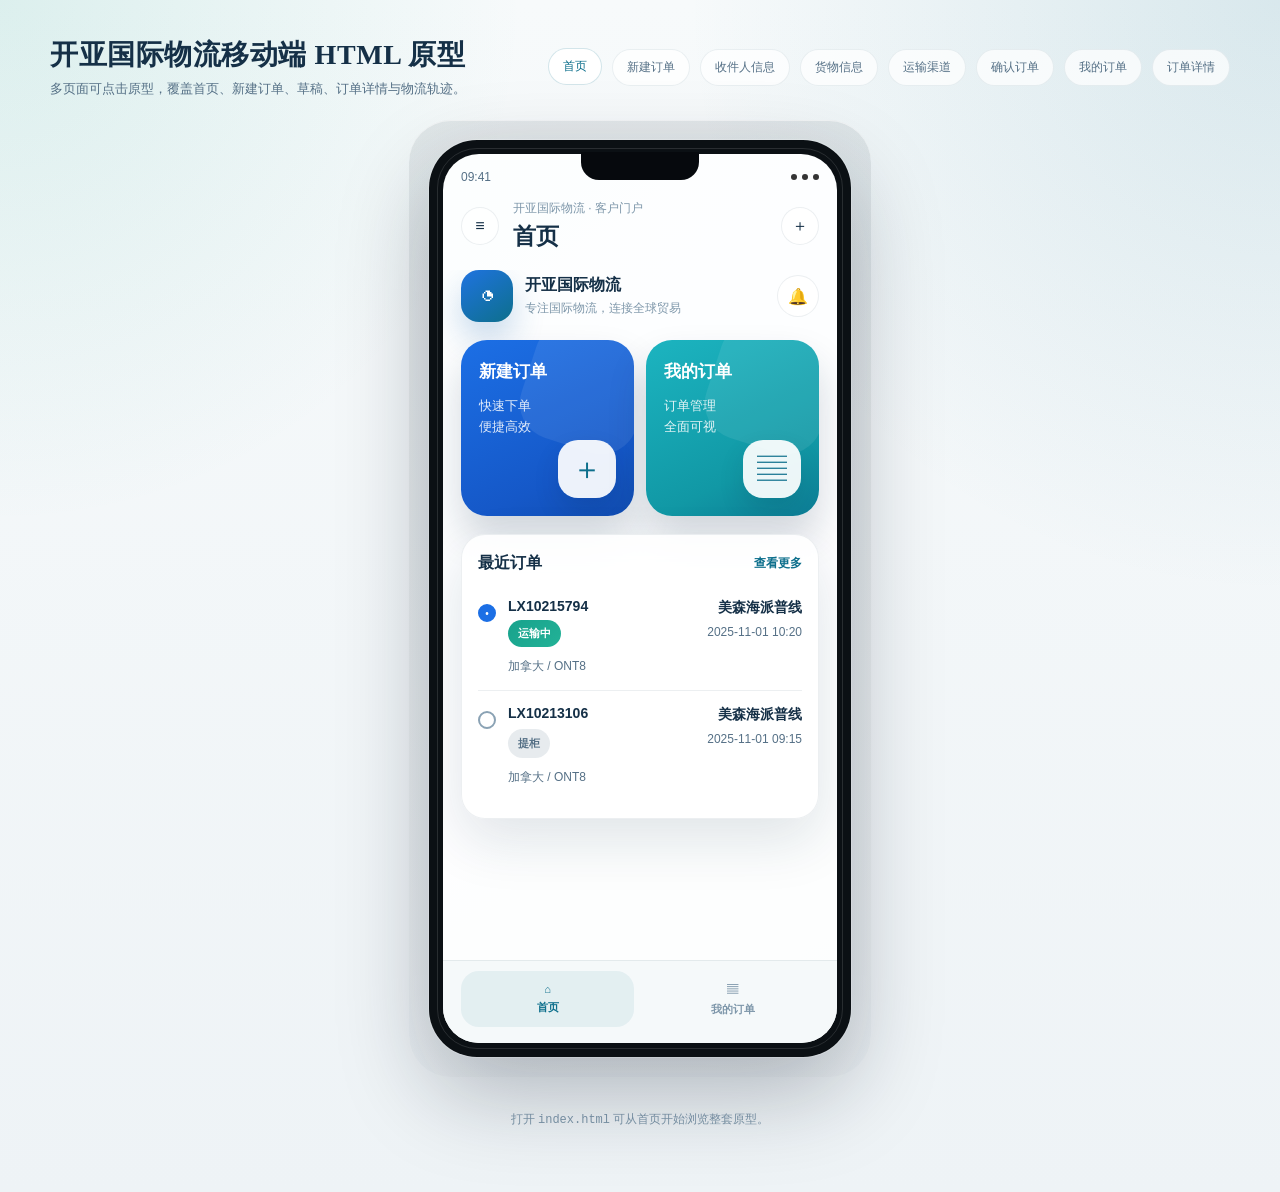
<file: kaiya-mobile-prototype/index.html>
<!DOCTYPE html>
<html lang="zh-CN">
<head>
  <meta charset="UTF-8">
  <meta name="viewport" content="width=device-width, initial-scale=1.0">
  <title>开亚国际物流移动端原型 - 首页</title>
  <link rel="stylesheet" href="assets/styles.css">
</head>
<body>
  <main class="prototype-shell">
    <header class="workspace-header">
      <div class="workspace-title">
        <h1>开亚国际物流移动端 HTML 原型</h1>
        <p>多页面可点击原型，覆盖首页、新建订单、草稿、订单详情与物流轨迹。</p>
      </div>
      <nav class="workspace-links">
        <a class="chip-link active" href="index.html">首页</a>
        <a class="chip-link" href="new-order.html">新建订单</a>
        <a class="chip-link" href="recipient.html">收件人信息</a>
        <a class="chip-link" href="cargo.html">货物信息</a>
        <a class="chip-link" href="channels.html">运输渠道</a>
        <a class="chip-link" href="confirm.html">确认订单</a>
        <a class="chip-link" href="orders.html">我的订单</a>
        <a class="chip-link" href="detail.html">订单详情</a>
      </nav>
    </header>

    <section class="device-wrap">
      <div class="device">
        <div class="device-notch"></div>
        <div class="screen">
          <div class="status-bar">
            <span>09:41</span>
            <div class="dots"><span></span><span></span><span></span></div>
          </div>

          <header class="app-header">
            <div class="back-link">≡</div>
            <div class="header-text">
              <p class="header-eyebrow">开亚国际物流 · 客户门户</p>
              <h2>首页</h2>
            </div>
            <div class="header-action">＋</div>
          </header>

          <div class="screen-content">
            <section class="brand-strip">
              <div class="brand-main">
                <div class="brand-logo">◔</div>
                <div class="brand-copy">
                  <h3>开亚国际物流</h3>
                  <p>专注国际物流，连接全球贸易</p>
                </div>
              </div>
              <div class="icon-button">🔔</div>
            </section>

            <section class="quick-grid">
              <a class="quick-card primary" href="new-order.html">
                <h3>新建订单</h3>
                <p>快速下单<br>便捷高效</p>
                <div class="quick-badge">＋</div>
              </a>
              <a class="quick-card secondary" href="orders.html">
                <h3>我的订单</h3>
                <p>订单管理<br>全面可视</p>
                <div class="quick-badge">▤</div>
              </a>
            </section>

            <section class="summary-card recent-order-card">
              <div class="recent-order-head">
                <h3>最近订单</h3>
                <a class="text-link" href="orders.html">查看更多</a>
              </div>

              <a class="recent-order-item" href="detail.html">
                <span class="recent-order-dot active">•</span>
                <div class="recent-order-meta">
                  <strong>LX10215794</strong>
                  <span class="status-pill" style="margin-bottom: 8px;">运输中</span>
                  <p class="muted">加拿大 / ONT8</p>
                </div>
                <div class="recent-order-side">
                  <strong style="font-size: 14px;">美森海派普线</strong>
                  <p>2025-11-01 10:20</p>
                </div>
              </a>

              <a class="recent-order-item" href="orders.html">
                <span class="recent-order-dot"></span>
                <div class="recent-order-meta">
                  <strong>LX10213106</strong>
                  <span class="status-pill muted" style="margin-bottom: 8px;">提柜</span>
                  <p class="muted">加拿大 / ONT8</p>
                </div>
                <div class="recent-order-side">
                  <strong style="font-size: 14px;">美森海派普线</strong>
                  <p>2025-11-01 09:15</p>
                </div>
              </a>
            </section>
          </div>

          <nav class="bottom-nav">
            <a class="active" href="index.html">
              <span>⌂</span>
              <span>首页</span>
            </a>
            <a href="orders.html">
              <span>▤</span>
              <span>我的订单</span>
            </a>
          </nav>
        </div>
      </div>
    </section>

    <p class="footer-note">打开 <code>index.html</code> 可从首页开始浏览整套原型。</p>
  </main>
</body>
</html>
</file>
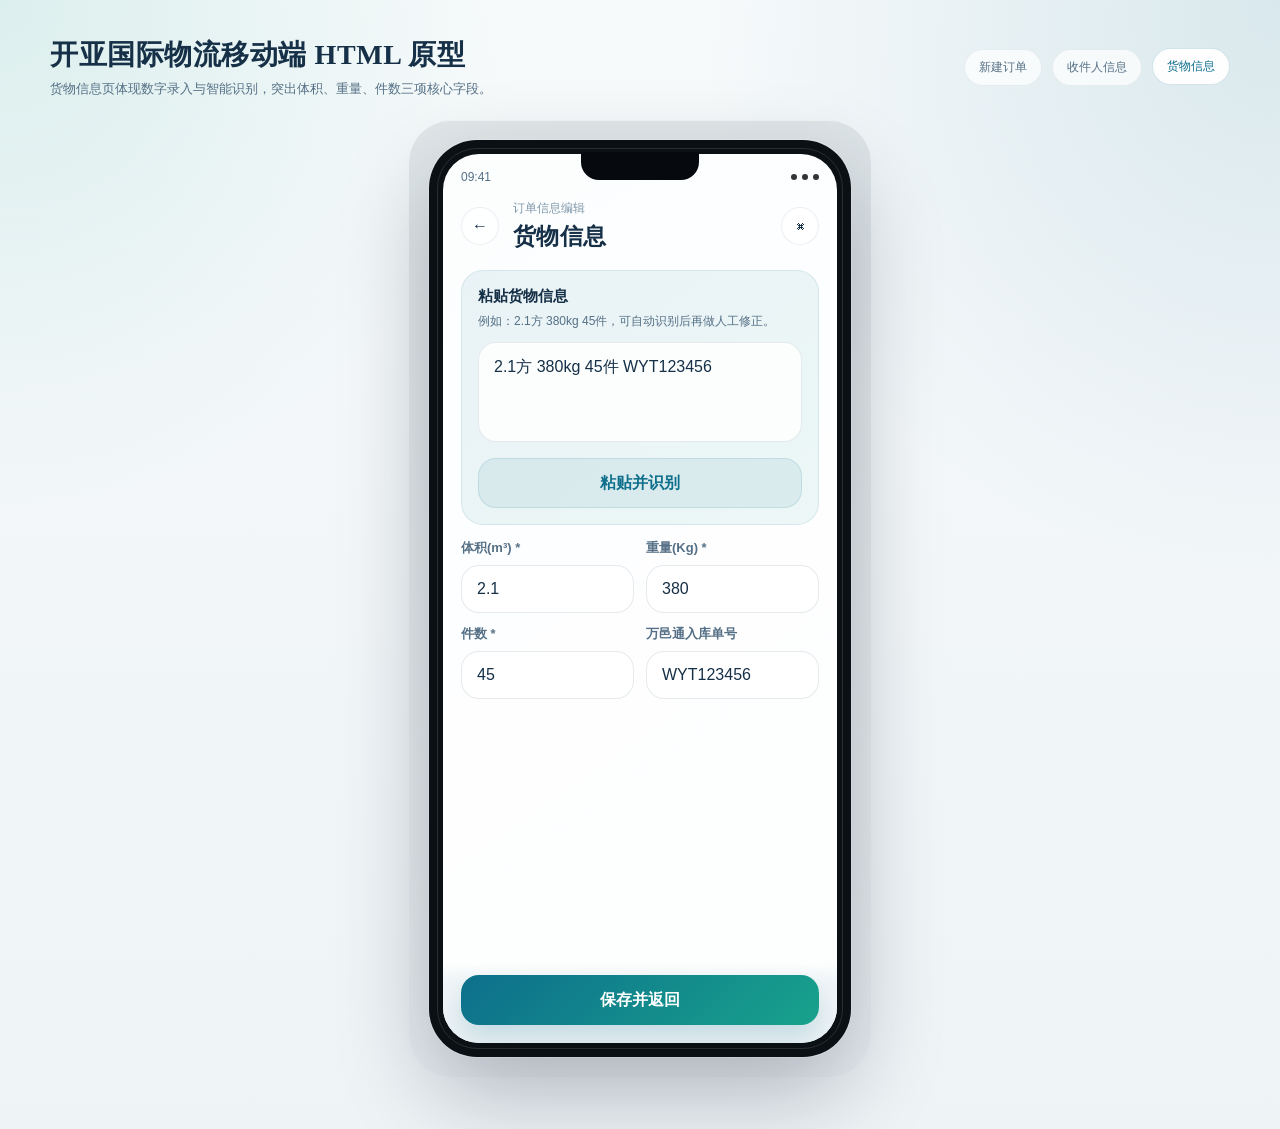
<file: kaiya-mobile-prototype/cargo.html>
<!DOCTYPE html>
<html lang="zh-CN">
<head>
  <meta charset="UTF-8">
  <meta name="viewport" content="width=device-width, initial-scale=1.0">
  <title>开亚国际物流移动端原型 - 货物信息</title>
  <link rel="stylesheet" href="assets/styles.css">
</head>
<body>
  <main class="prototype-shell">
    <header class="workspace-header">
      <div class="workspace-title">
        <h1>开亚国际物流移动端 HTML 原型</h1>
        <p>货物信息页体现数字录入与智能识别，突出体积、重量、件数三项核心字段。</p>
      </div>
      <nav class="workspace-links">
        <a class="chip-link" href="new-order.html">新建订单</a>
        <a class="chip-link" href="recipient.html">收件人信息</a>
        <a class="chip-link active" href="cargo.html">货物信息</a>
      </nav>
    </header>

    <section class="device-wrap">
      <div class="device">
        <div class="device-notch"></div>
        <div class="screen">
          <div class="status-bar">
            <span>09:41</span>
            <div class="dots"><span></span><span></span><span></span></div>
          </div>

          <header class="app-header">
            <a class="back-link" href="new-order.html">←</a>
            <div class="header-text">
              <p class="header-eyebrow">订单信息编辑</p>
              <h2>货物信息</h2>
            </div>
            <div class="header-action">⌘</div>
          </header>

          <div class="screen-content">
            <section class="paste-panel">
              <h3>粘贴货物信息</h3>
              <p>例如：2.1方 380kg 45件，可自动识别后再做人工修正。</p>
              <div class="field-group" style="margin-bottom: 12px;">
                <textarea>2.1方 380kg 45件 WYT123456</textarea>
              </div>
              <button class="button secondary" type="button" style="width: 100%;">粘贴并识别</button>
            </section>

            <div class="grid-two">
              <div class="field-group">
                <label for="volume">体积(m³) *</label>
                <input id="volume" type="text" value="2.1">
              </div>
              <div class="field-group">
                <label for="weight">重量(Kg) *</label>
                <input id="weight" type="text" value="380">
              </div>
            </div>

            <div class="grid-two">
              <div class="field-group">
                <label for="pieces">件数 *</label>
                <input id="pieces" type="text" value="45">
              </div>
              <div class="field-group">
                <label for="inbound">万邑通入库单号</label>
                <input id="inbound" type="text" value="WYT123456">
              </div>
            </div>
          </div>

          <div class="sticky-actions" style="grid-template-columns: 1fr;">
            <a class="button primary" href="new-order.html">保存并返回</a>
          </div>
        </div>
      </div>
    </section>
  </main>
</body>
</html>
</file>
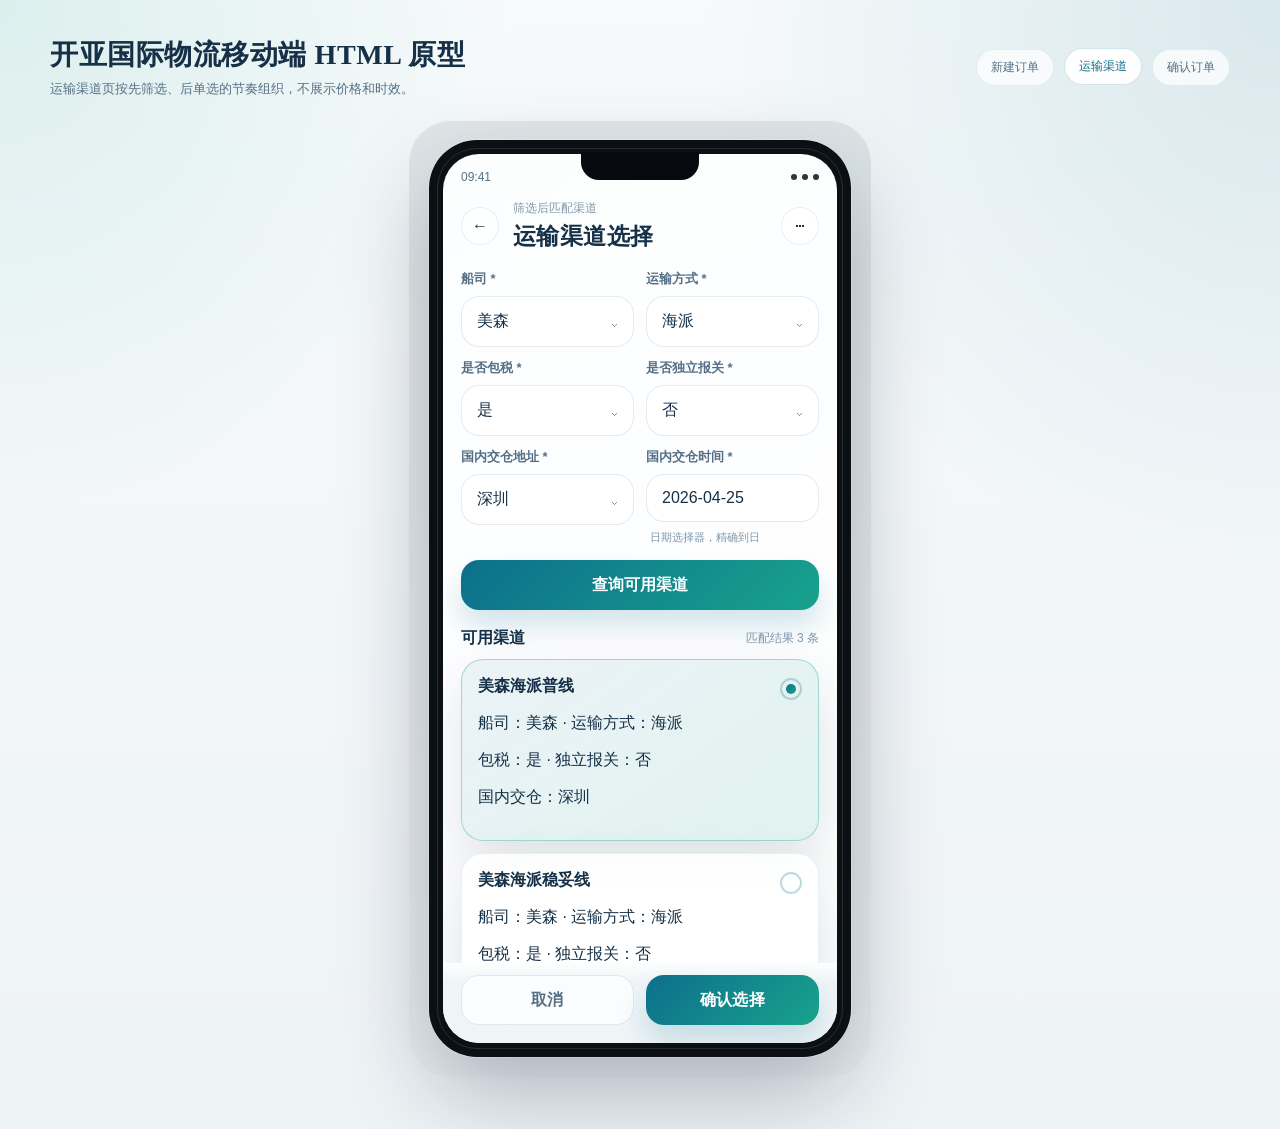
<file: kaiya-mobile-prototype/channels.html>
<!DOCTYPE html>
<html lang="zh-CN">
<head>
  <meta charset="UTF-8">
  <meta name="viewport" content="width=device-width, initial-scale=1.0">
  <title>开亚国际物流移动端原型 - 运输渠道选择</title>
  <link rel="stylesheet" href="assets/styles.css">
  <script src="assets/app.js" defer></script>
</head>
<body>
  <main class="prototype-shell">
    <header class="workspace-header">
      <div class="workspace-title">
        <h1>开亚国际物流移动端 HTML 原型</h1>
        <p>运输渠道页按先筛选、后单选的节奏组织，不展示价格和时效。</p>
      </div>
      <nav class="workspace-links">
        <a class="chip-link" href="new-order.html">新建订单</a>
        <a class="chip-link active" href="channels.html">运输渠道</a>
        <a class="chip-link" href="confirm.html">确认订单</a>
      </nav>
    </header>

    <section class="device-wrap">
      <div class="device">
        <div class="device-notch"></div>
        <div class="screen">
          <div class="status-bar">
            <span>09:41</span>
            <div class="dots"><span></span><span></span><span></span></div>
          </div>

          <header class="app-header">
            <a class="back-link" href="new-order.html">←</a>
            <div class="header-text">
              <p class="header-eyebrow">筛选后匹配渠道</p>
              <h2>运输渠道选择</h2>
            </div>
            <div class="header-action">⋯</div>
          </header>

          <div class="screen-content">
            <div class="grid-two">
              <div class="field-group" data-select>
                <label>船司 *</label>
                <div class="select-wrap">
                  <div class="field-shell select"><span data-select-value>美森</span></div>
                  <div class="select-menu hidden">
                    <button class="active" type="button" data-value="美森">美森</button>
                    <button type="button" data-value="极致">极致</button>
                    <button type="button" data-value="深圳以星">深圳以星</button>
                    <button type="button" data-value="普船">普船</button>
                  </div>
                </div>
              </div>
              <div class="field-group" data-select>
                <label>运输方式 *</label>
                <div class="select-wrap">
                  <div class="field-shell select"><span data-select-value>海派</span></div>
                  <div class="select-menu hidden">
                    <button class="active" type="button" data-value="海派">海派</button>
                    <button type="button" data-value="卡派">卡派</button>
                  </div>
                </div>
              </div>
            </div>

            <div class="grid-two">
              <div class="field-group" data-select>
                <label>是否包税 *</label>
                <div class="select-wrap">
                  <div class="field-shell select"><span data-select-value>是</span></div>
                  <div class="select-menu hidden">
                    <button class="active" type="button" data-value="是">是</button>
                    <button type="button" data-value="否">否</button>
                  </div>
                </div>
              </div>
              <div class="field-group" data-select>
                <label>是否独立报关 *</label>
                <div class="select-wrap">
                  <div class="field-shell select"><span data-select-value>否</span></div>
                  <div class="select-menu hidden">
                    <button type="button" data-value="是">是</button>
                    <button class="active" type="button" data-value="否">否</button>
                  </div>
                </div>
              </div>
            </div>

            <div class="grid-two">
              <div class="field-group" data-select>
                <label>国内交仓地址 *</label>
                <div class="select-wrap">
                  <div class="field-shell select"><span data-select-value>深圳</span></div>
                  <div class="select-menu hidden">
                    <button type="button" data-value="义乌">义乌</button>
                    <button class="active" type="button" data-value="深圳">深圳</button>
                    <button type="button" data-value="广州">广州</button>
                    <button type="button" data-value="诚信">诚信</button>
                  </div>
                </div>
              </div>
              <div class="field-group">
                <label>国内交仓时间 *</label>
                <div class="field-shell">2026-04-25</div>
                <p class="option-note">日期选择器，精确到日</p>
              </div>
            </div>

            <button class="button primary" type="button" style="width: 100%; margin: 2px 0 18px;">查询可用渠道</button>

            <div class="section-title">
              <h3>可用渠道</h3>
              <p>匹配结果 3 条</p>
            </div>
            <div class="choice-grid">
              <article class="choice-card active" data-channel-card>
                <div>
                  <strong>美森海派普线</strong>
                  <p>船司：美森 · 运输方式：海派</p>
                  <p>包税：是 · 独立报关：否</p>
                  <p>国内交仓：深圳</p>
                </div>
                <span class="radio-dot"></span>
              </article>

              <article class="choice-card" data-channel-card>
                <div>
                  <strong>美森海派稳妥线</strong>
                  <p>船司：美森 · 运输方式：海派</p>
                  <p>包税：是 · 独立报关：否</p>
                  <p>国内交仓：深圳</p>
                </div>
                <span class="radio-dot"></span>
              </article>

              <article class="choice-card" data-channel-card>
                <div>
                  <strong>极致卡派快线</strong>
                  <p>船司：极致 · 运输方式：卡派</p>
                  <p>包税：是 · 独立报关：否</p>
                  <p>国内交仓：深圳</p>
                </div>
                <span class="radio-dot"></span>
              </article>
            </div>
          </div>

          <div class="sticky-actions">
            <a class="button ghost" href="new-order.html">取消</a>
            <a class="button primary" href="new-order.html">确认选择</a>
          </div>
        </div>
      </div>
    </section>
  </main>
</body>
</html>
</file>
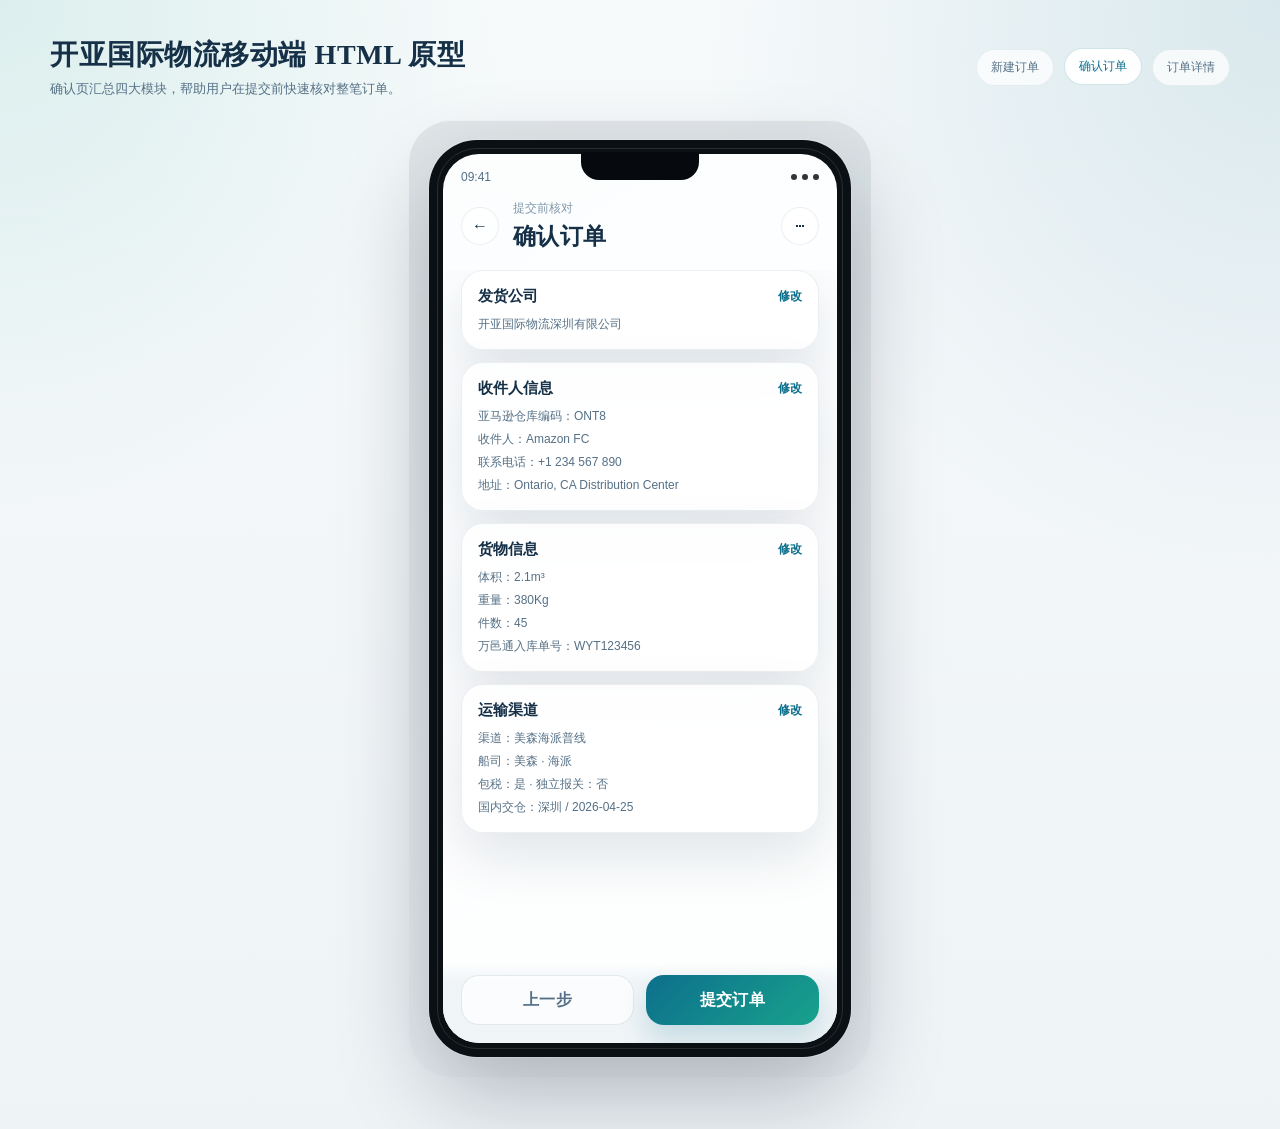
<file: kaiya-mobile-prototype/confirm.html>
<!DOCTYPE html>
<html lang="zh-CN">
<head>
  <meta charset="UTF-8">
  <meta name="viewport" content="width=device-width, initial-scale=1.0">
  <title>开亚国际物流移动端原型 - 确认订单</title>
  <link rel="stylesheet" href="assets/styles.css">
</head>
<body>
  <main class="prototype-shell">
    <header class="workspace-header">
      <div class="workspace-title">
        <h1>开亚国际物流移动端 HTML 原型</h1>
        <p>确认页汇总四大模块，帮助用户在提交前快速核对整笔订单。</p>
      </div>
      <nav class="workspace-links">
        <a class="chip-link" href="new-order.html">新建订单</a>
        <a class="chip-link active" href="confirm.html">确认订单</a>
        <a class="chip-link" href="detail.html">订单详情</a>
      </nav>
    </header>

    <section class="device-wrap">
      <div class="device">
        <div class="device-notch"></div>
        <div class="screen">
          <div class="status-bar">
            <span>09:41</span>
            <div class="dots"><span></span><span></span><span></span></div>
          </div>

          <header class="app-header">
            <a class="back-link" href="new-order.html">←</a>
            <div class="header-text">
              <p class="header-eyebrow">提交前核对</p>
              <h2>确认订单</h2>
            </div>
            <div class="header-action">⋯</div>
          </header>

          <div class="screen-content">
            <div class="summary-stack">
              <section class="summary-card">
                <div class="summary-head">
                  <h3>发货公司</h3>
                  <a href="new-order.html">修改</a>
                </div>
                <div class="summary-lines">
                  <span>开亚国际物流深圳有限公司</span>
                </div>
              </section>

              <section class="summary-card">
                <div class="summary-head">
                  <h3>收件人信息</h3>
                  <a href="recipient.html">修改</a>
                </div>
                <div class="summary-lines">
                  <span>亚马逊仓库编码：ONT8</span>
                  <span>收件人：Amazon FC</span>
                  <span>联系电话：+1 234 567 890</span>
                  <span>地址：Ontario, CA Distribution Center</span>
                </div>
              </section>

              <section class="summary-card">
                <div class="summary-head">
                  <h3>货物信息</h3>
                  <a href="cargo.html">修改</a>
                </div>
                <div class="summary-lines">
                  <span>体积：2.1m³</span>
                  <span>重量：380Kg</span>
                  <span>件数：45</span>
                  <span>万邑通入库单号：WYT123456</span>
                </div>
              </section>

              <section class="summary-card">
                <div class="summary-head">
                  <h3>运输渠道</h3>
                  <a href="channels.html">修改</a>
                </div>
                <div class="summary-lines">
                  <span>渠道：美森海派普线</span>
                  <span>船司：美森 · 海派</span>
                  <span>包税：是 · 独立报关：否</span>
                  <span>国内交仓：深圳 / 2026-04-25</span>
                </div>
              </section>
            </div>
          </div>

          <div class="sticky-actions">
            <a class="button ghost" href="new-order.html">上一步</a>
            <a class="button primary" href="detail.html">提交订单</a>
          </div>
        </div>
      </div>
    </section>
  </main>
</body>
</html>
</file>
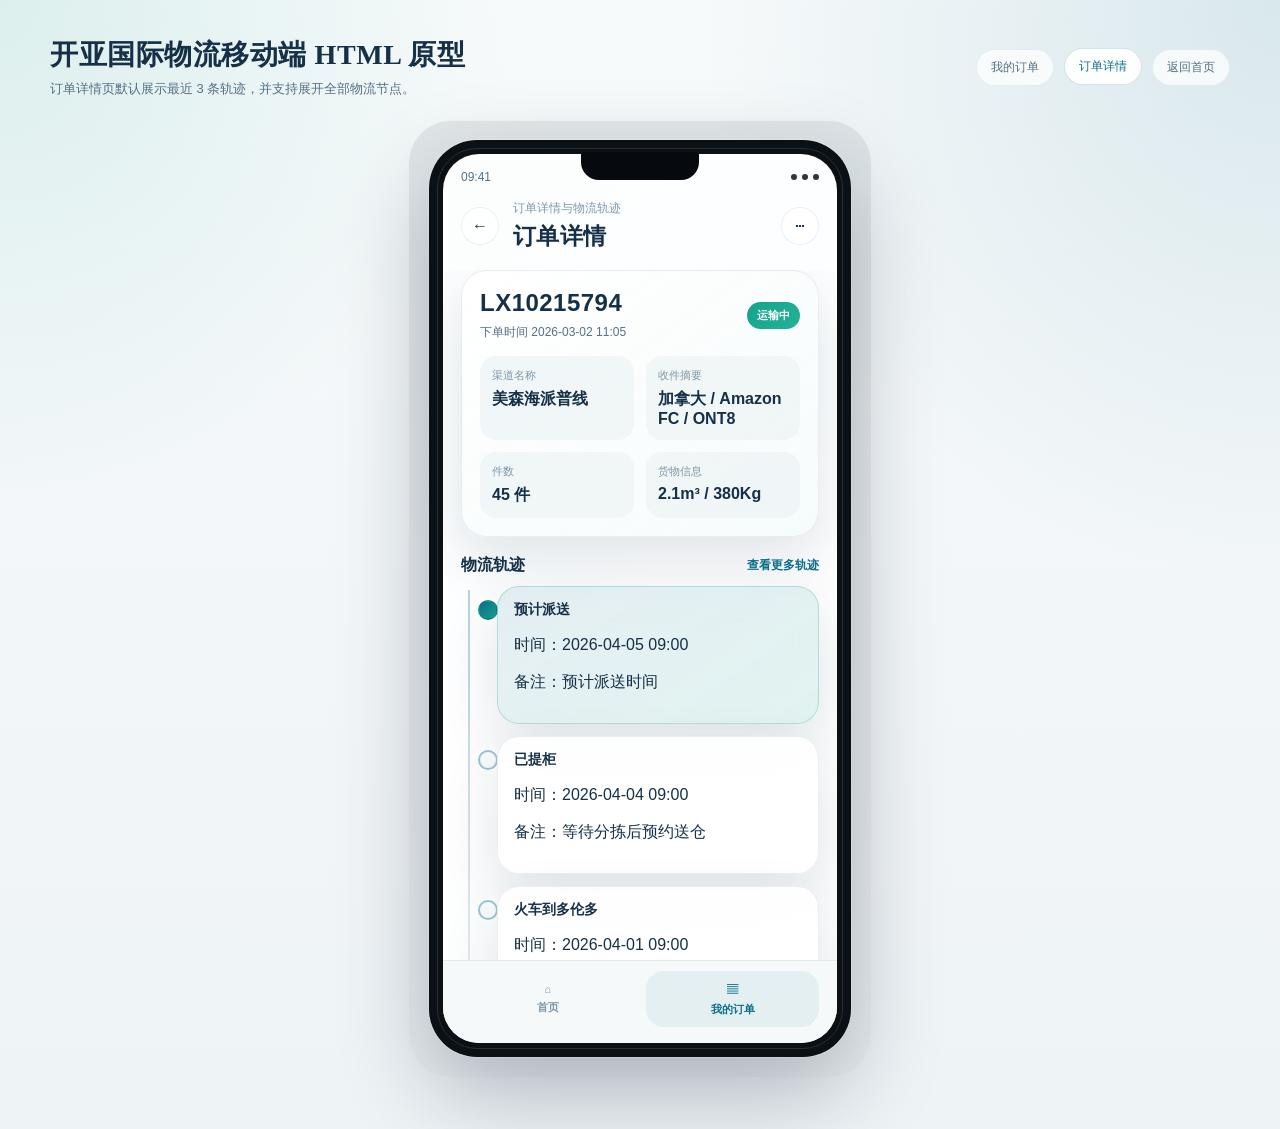
<file: kaiya-mobile-prototype/detail.html>
<!DOCTYPE html>
<html lang="zh-CN">
<head>
  <meta charset="UTF-8">
  <meta name="viewport" content="width=device-width, initial-scale=1.0">
  <title>开亚国际物流移动端原型 - 订单详情</title>
  <link rel="stylesheet" href="assets/styles.css">
  <script src="assets/app.js" defer></script>
</head>
<body>
  <main class="prototype-shell">
    <header class="workspace-header">
      <div class="workspace-title">
        <h1>开亚国际物流移动端 HTML 原型</h1>
        <p>订单详情页默认展示最近 3 条轨迹，并支持展开全部物流节点。</p>
      </div>
      <nav class="workspace-links">
        <a class="chip-link" href="orders.html">我的订单</a>
        <a class="chip-link active" href="detail.html">订单详情</a>
        <a class="chip-link" href="index.html">返回首页</a>
      </nav>
    </header>

    <section class="device-wrap">
      <div class="device">
        <div class="device-notch"></div>
        <div class="screen">
          <div class="status-bar">
            <span>09:41</span>
            <div class="dots"><span></span><span></span><span></span></div>
          </div>

          <header class="app-header">
            <a class="back-link" href="orders.html">←</a>
            <div class="header-text">
              <p class="header-eyebrow">订单详情与物流轨迹</p>
              <h2>订单详情</h2>
            </div>
            <div class="header-action">⋯</div>
          </header>

          <div class="screen-content">
            <section class="detail-top">
              <div style="display: flex; justify-content: space-between; align-items: center; gap: 12px;">
                <div>
                  <h3>LX10215794</h3>
                  <p class="muted" style="margin-top: 6px;">下单时间 2026-03-02 11:05</p>
                </div>
                <span class="status-pill">运输中</span>
              </div>
              <div class="detail-grid">
                <div>
                  <span>渠道名称</span>
                  <strong>美森海派普线</strong>
                </div>
                <div>
                  <span>收件摘要</span>
                  <strong>加拿大 / Amazon FC / ONT8</strong>
                </div>
                <div>
                  <span>件数</span>
                  <strong>45 件</strong>
                </div>
                <div>
                  <span>货物信息</span>
                  <strong>2.1m³ / 380Kg</strong>
                </div>
              </div>
            </section>

            <div class="timeline-heading">
              <h3>物流轨迹</h3>
              <a class="text-link" href="#" data-expand-timeline>查看更多轨迹</a>
            </div>

            <div class="timeline">
              <div class="timeline-item current">
                <div class="timeline-card">
                  <strong>预计派送</strong>
                  <p>时间：2026-04-05 09:00</p>
                  <p>备注：预计派送时间</p>
                </div>
              </div>

              <div class="timeline-item">
                <div class="timeline-card">
                  <strong>已提柜</strong>
                  <p>时间：2026-04-04 09:00</p>
                  <p>备注：等待分拣后预约送仓</p>
                </div>
              </div>

              <div class="timeline-item">
                <div class="timeline-card">
                  <strong>火车到多伦多</strong>
                  <p>时间：2026-04-01 09:00</p>
                  <p>备注：待提柜</p>
                </div>
              </div>

              <div class="timeline-item hidden" data-timeline-extra>
                <div class="timeline-card">
                  <strong>已上火车转运多伦多</strong>
                  <p>时间：2026-03-25 09:00</p>
                  <p>备注：预计 2026-04-01 到站</p>
                </div>
              </div>

              <div class="timeline-item hidden" data-timeline-extra>
                <div class="timeline-card">
                  <strong>船司开柜</strong>
                  <p>时间：2026-03-24 09:00</p>
                  <p>备注：等待上火车转运多伦多</p>
                </div>
              </div>

              <div class="timeline-item hidden" data-timeline-extra>
                <div class="timeline-card">
                  <strong>到港</strong>
                  <p>时间：2026-03-23 09:00</p>
                  <p>备注：等待卸船</p>
                </div>
              </div>

              <div class="timeline-item hidden" data-timeline-extra>
                <div class="timeline-card">
                  <strong>已开船</strong>
                  <p>时间：2026-03-06 09:00</p>
                  <p>备注：预计 2026-03-23 到达 Vancouver，CA</p>
                </div>
              </div>

              <div class="timeline-item hidden" data-timeline-extra>
                <div class="timeline-card">
                  <strong>船名航次</strong>
                  <p>时间：2026-03-04 09:00</p>
                  <p>备注：KOTA LUKIS 2602E，预计开船时间 2026-03-06</p>
                </div>
              </div>

              <div class="timeline-item hidden" data-timeline-extra>
                <div class="timeline-card">
                  <strong>义乌仓已收货</strong>
                  <p>时间：2026-03-02 11:09</p>
                  <p>备注：仓库已签收，待装柜</p>
                </div>
              </div>

              <div class="timeline-item hidden" data-timeline-extra>
                <div class="timeline-card">
                  <strong>已下单</strong>
                  <p>时间：2026-03-02 11:05</p>
                  <p>备注：客户已成功提交订单</p>
                </div>
              </div>
            </div>
          </div>

          <nav class="bottom-nav">
            <a href="index.html">
              <span>⌂</span>
              <span>首页</span>
            </a>
            <a class="active" href="orders.html">
              <span>▤</span>
              <span>我的订单</span>
            </a>
          </nav>
        </div>
      </div>
    </section>
  </main>
</body>
</html>
</file>
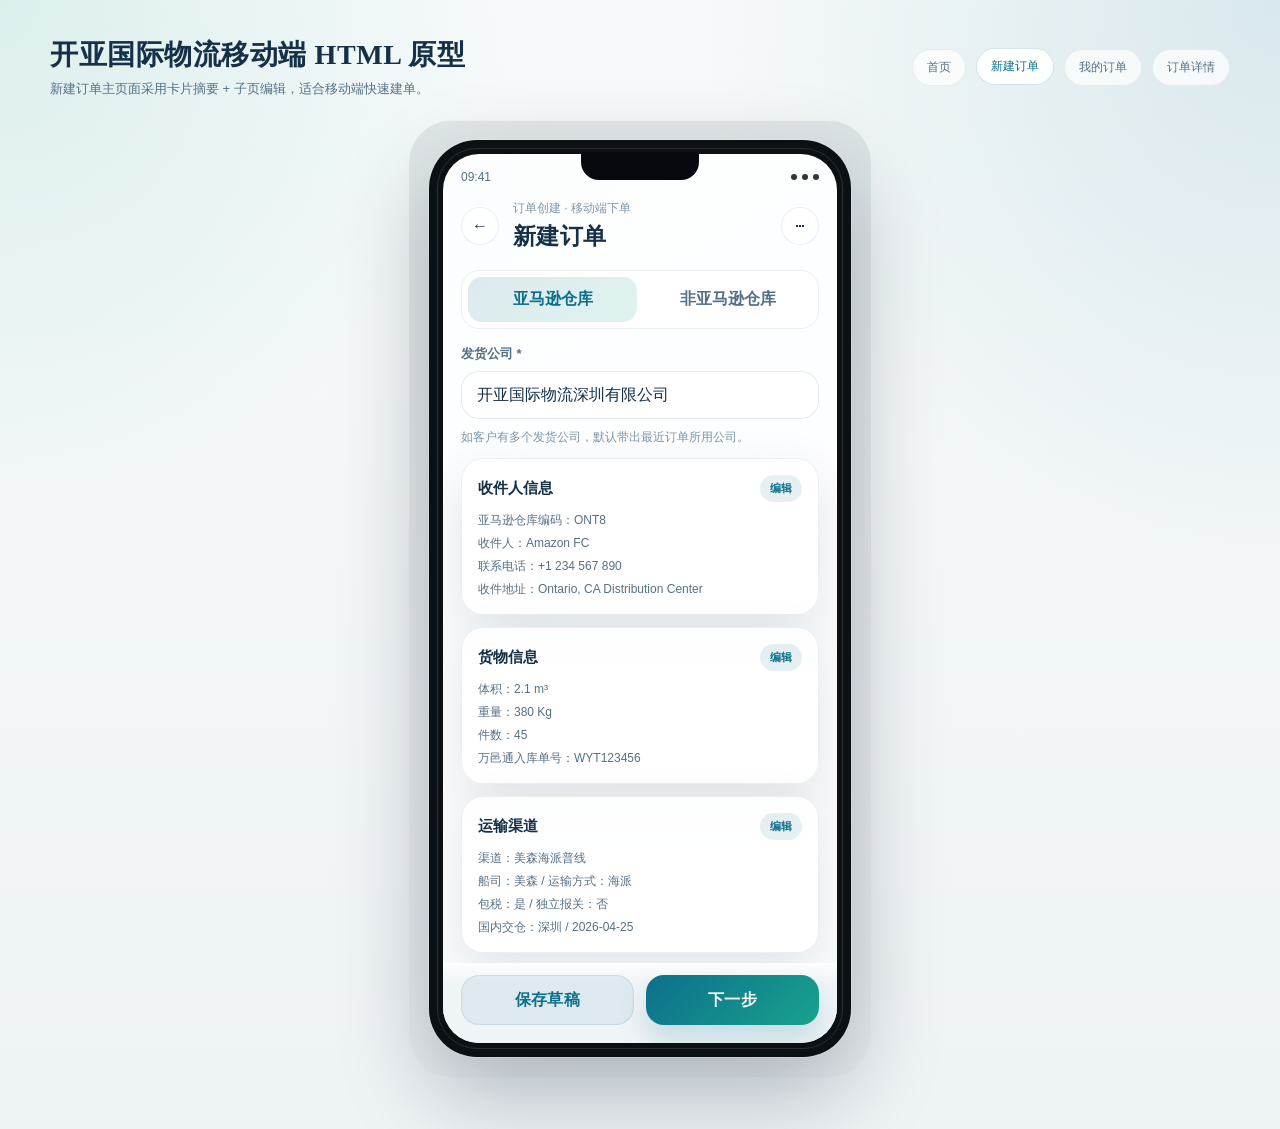
<file: kaiya-mobile-prototype/new-order.html>
<!DOCTYPE html>
<html lang="zh-CN">
<head>
  <meta charset="UTF-8">
  <meta name="viewport" content="width=device-width, initial-scale=1.0">
  <title>开亚国际物流移动端原型 - 新建订单</title>
  <link rel="stylesheet" href="assets/styles.css">
  <script src="assets/app.js" defer></script>
</head>
<body>
  <main class="prototype-shell">
    <header class="workspace-header">
      <div class="workspace-title">
        <h1>开亚国际物流移动端 HTML 原型</h1>
        <p>新建订单主页面采用卡片摘要 + 子页编辑，适合移动端快速建单。</p>
      </div>
      <nav class="workspace-links">
        <a class="chip-link" href="index.html">首页</a>
        <a class="chip-link active" href="new-order.html">新建订单</a>
        <a class="chip-link" href="orders.html">我的订单</a>
        <a class="chip-link" href="detail.html">订单详情</a>
      </nav>
    </header>

    <section class="device-wrap">
      <div class="device">
        <div class="device-notch"></div>
        <div class="screen">
          <div class="status-bar">
            <span>09:41</span>
            <div class="dots"><span></span><span></span><span></span></div>
          </div>

          <header class="app-header">
            <a class="back-link" href="index.html">←</a>
            <div class="header-text">
              <p class="header-eyebrow">订单创建 · 移动端下单</p>
              <h2>新建订单</h2>
            </div>
            <div class="header-action">⋯</div>
          </header>

          <div class="screen-content">
            <div class="segment" data-segment data-target="[data-recipient-summary]">
              <button class="active" type="button" data-mode="amazon">亚马逊仓库</button>
              <button type="button" data-mode="non-amazon">非亚马逊仓库</button>
            </div>

            <div class="field-group">
              <label for="company">发货公司 *</label>
              <input id="company" type="text" value="开亚国际物流深圳有限公司" maxlength="100">
              <p class="inline-note">如客户有多个发货公司，默认带出最近订单所用公司。</p>
            </div>

            <div class="summary-stack">
              <a class="summary-card" href="recipient.html">
                <div class="summary-head">
                  <h3>收件人信息</h3>
                  <span class="tag">编辑</span>
                </div>
                <div class="summary-lines" data-recipient-summary data-mode="amazon">
                  <span>亚马逊仓库编码：ONT8</span>
                  <span>收件人：Amazon FC</span>
                  <span>联系电话：+1 234 567 890</span>
                  <span>收件地址：Ontario, CA Distribution Center</span>
                </div>
                <div class="summary-lines hidden" data-recipient-summary data-mode="non-amazon">
                  <span>仓库地址：Toronto Warehouse Zone B</span>
                  <span>收件人：Northport Logistics</span>
                  <span>联系电话：+1 416 245 9041</span>
                  <span>收件地址：Unit 8, Toronto, Ontario</span>
                </div>
              </a>

              <a class="summary-card" href="cargo.html">
                <div class="summary-head">
                  <h3>货物信息</h3>
                  <span class="tag">编辑</span>
                </div>
                <div class="summary-lines">
                  <span>体积：2.1 m³</span>
                  <span>重量：380 Kg</span>
                  <span>件数：45</span>
                  <span>万邑通入库单号：WYT123456</span>
                </div>
              </a>

              <a class="summary-card" href="channels.html">
                <div class="summary-head">
                  <h3>运输渠道</h3>
                  <span class="tag">编辑</span>
                </div>
                <div class="summary-lines">
                  <span>渠道：美森海派普线</span>
                  <span>船司：美森 / 运输方式：海派</span>
                  <span>包税：是 / 独立报关：否</span>
                  <span>国内交仓：深圳 / 2026-04-25</span>
                </div>
              </a>
            </div>
          </div>

          <div class="sticky-actions">
            <a class="button secondary" href="orders.html">保存草稿</a>
            <a class="button primary" href="confirm.html">下一步</a>
          </div>
        </div>
      </div>
    </section>
  </main>
</body>
</html>
</file>
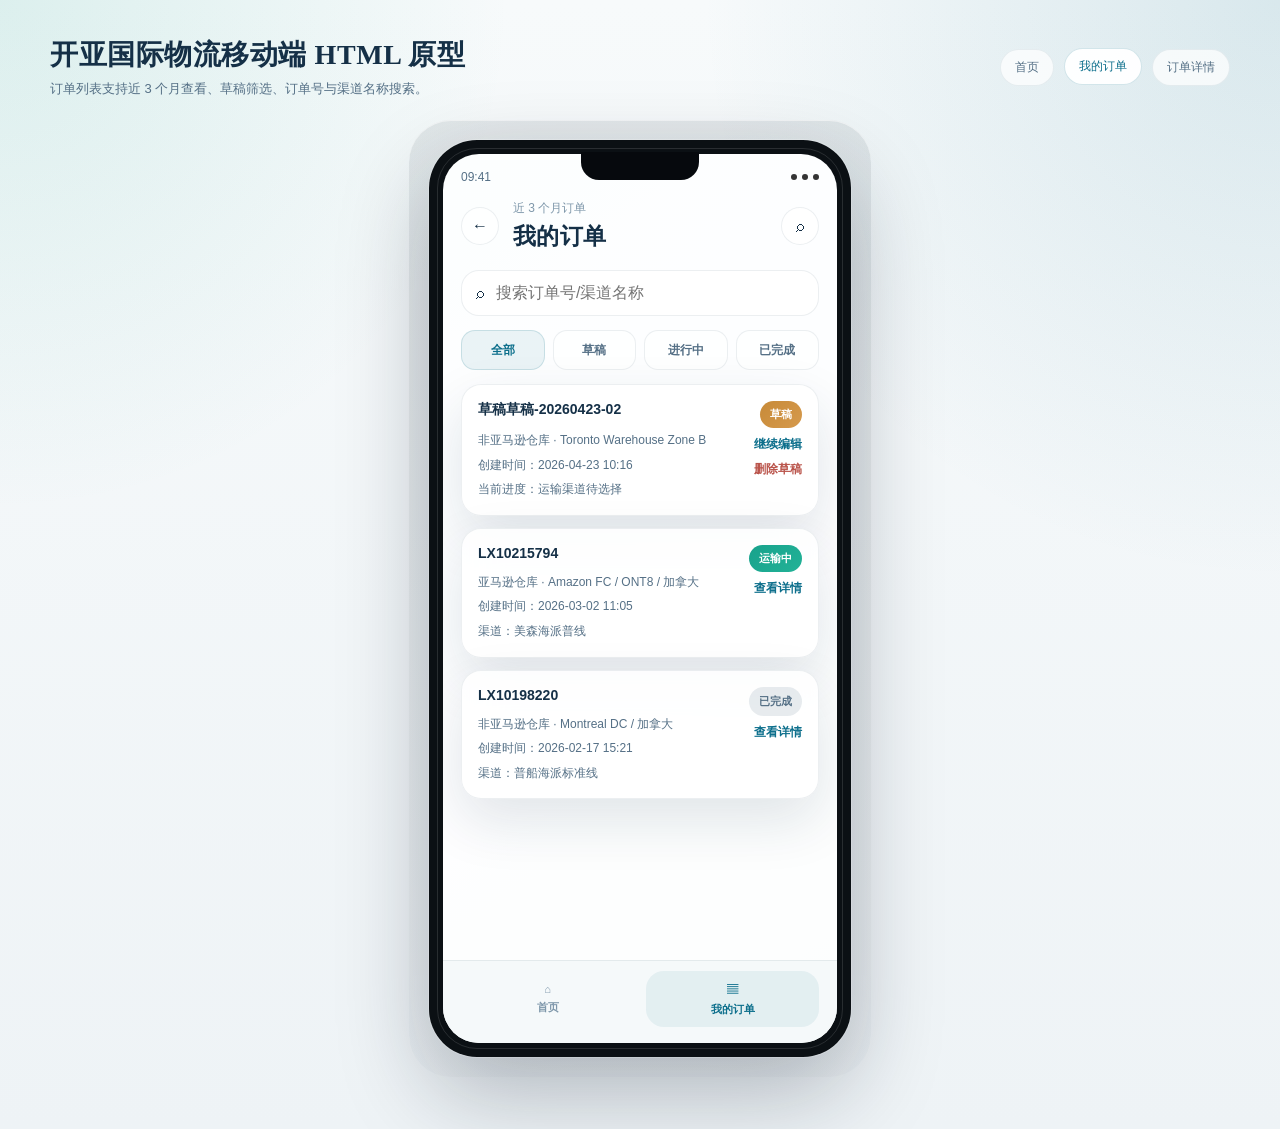
<file: kaiya-mobile-prototype/orders.html>
<!DOCTYPE html>
<html lang="zh-CN">
<head>
  <meta charset="UTF-8">
  <meta name="viewport" content="width=device-width, initial-scale=1.0">
  <title>开亚国际物流移动端原型 - 我的订单</title>
  <link rel="stylesheet" href="assets/styles.css">
  <script src="assets/app.js" defer></script>
</head>
<body>
  <main class="prototype-shell">
    <header class="workspace-header">
      <div class="workspace-title">
        <h1>开亚国际物流移动端 HTML 原型</h1>
        <p>订单列表支持近 3 个月查看、草稿筛选、订单号与渠道名称搜索。</p>
      </div>
      <nav class="workspace-links">
        <a class="chip-link" href="index.html">首页</a>
        <a class="chip-link active" href="orders.html">我的订单</a>
        <a class="chip-link" href="detail.html">订单详情</a>
      </nav>
    </header>

    <section class="device-wrap">
      <div class="device">
        <div class="device-notch"></div>
        <div class="screen">
          <div class="status-bar">
            <span>09:41</span>
            <div class="dots"><span></span><span></span><span></span></div>
          </div>

          <header class="app-header">
            <a class="back-link" href="index.html">←</a>
            <div class="header-text">
              <p class="header-eyebrow">近 3 个月订单</p>
              <h2>我的订单</h2>
            </div>
            <div class="header-action">⌕</div>
          </header>

          <div class="screen-content" data-orders>
            <div class="search-shell">
              <span>⌕</span>
              <input data-order-search type="text" placeholder="搜索订单号/渠道名称">
            </div>

            <div class="tab-bar">
              <button class="active" type="button" data-filter="all">全部</button>
              <button type="button" data-filter="draft">草稿</button>
              <button type="button" data-filter="processing">进行中</button>
              <button type="button" data-filter="completed">已完成</button>
            </div>

            <div class="list-stack">
              <article class="list-card" data-order-card data-status="draft" data-keywords="草稿 订单号 草稿草稿-20260423-02 非亚马逊 渠道待选">
                <div class="list-meta">
                  <strong>草稿草稿-20260423-02</strong>
                  <p>非亚马逊仓库 · Toronto Warehouse Zone B</p>
                  <p>创建时间：2026-04-23 10:16</p>
                  <p>当前进度：运输渠道待选择</p>
                </div>
                <div class="list-actions">
                  <span class="status-pill pending">草稿</span>
                  <a class="text-link" href="new-order.html">继续编辑</a>
                  <span class="text-link" style="color: var(--danger);">删除草稿</span>
                </div>
              </article>

              <article class="list-card" data-order-card data-status="processing" data-keywords="LX10215794 美森海派普线 Amazon FC ONT8 加拿大">
                <div class="list-meta">
                  <strong>LX10215794</strong>
                  <p>亚马逊仓库 · Amazon FC / ONT8 / 加拿大</p>
                  <p>创建时间：2026-03-02 11:05</p>
                  <p>渠道：美森海派普线</p>
                </div>
                <div class="list-actions">
                  <span class="status-pill">运输中</span>
                  <a class="text-link" href="detail.html">查看详情</a>
                </div>
              </article>

              <article class="list-card" data-order-card data-status="completed" data-keywords="LX10198220 普船海派 Montreal">
                <div class="list-meta">
                  <strong>LX10198220</strong>
                  <p>非亚马逊仓库 · Montreal DC / 加拿大</p>
                  <p>创建时间：2026-02-17 15:21</p>
                  <p>渠道：普船海派标准线</p>
                </div>
                <div class="list-actions">
                  <span class="status-pill muted">已完成</span>
                  <a class="text-link" href="detail.html">查看详情</a>
                </div>
              </article>
            </div>
          </div>

          <nav class="bottom-nav">
            <a href="index.html">
              <span>⌂</span>
              <span>首页</span>
            </a>
            <a class="active" href="orders.html">
              <span>▤</span>
              <span>我的订单</span>
            </a>
          </nav>
        </div>
      </div>
    </section>
  </main>
</body>
</html>
</file>
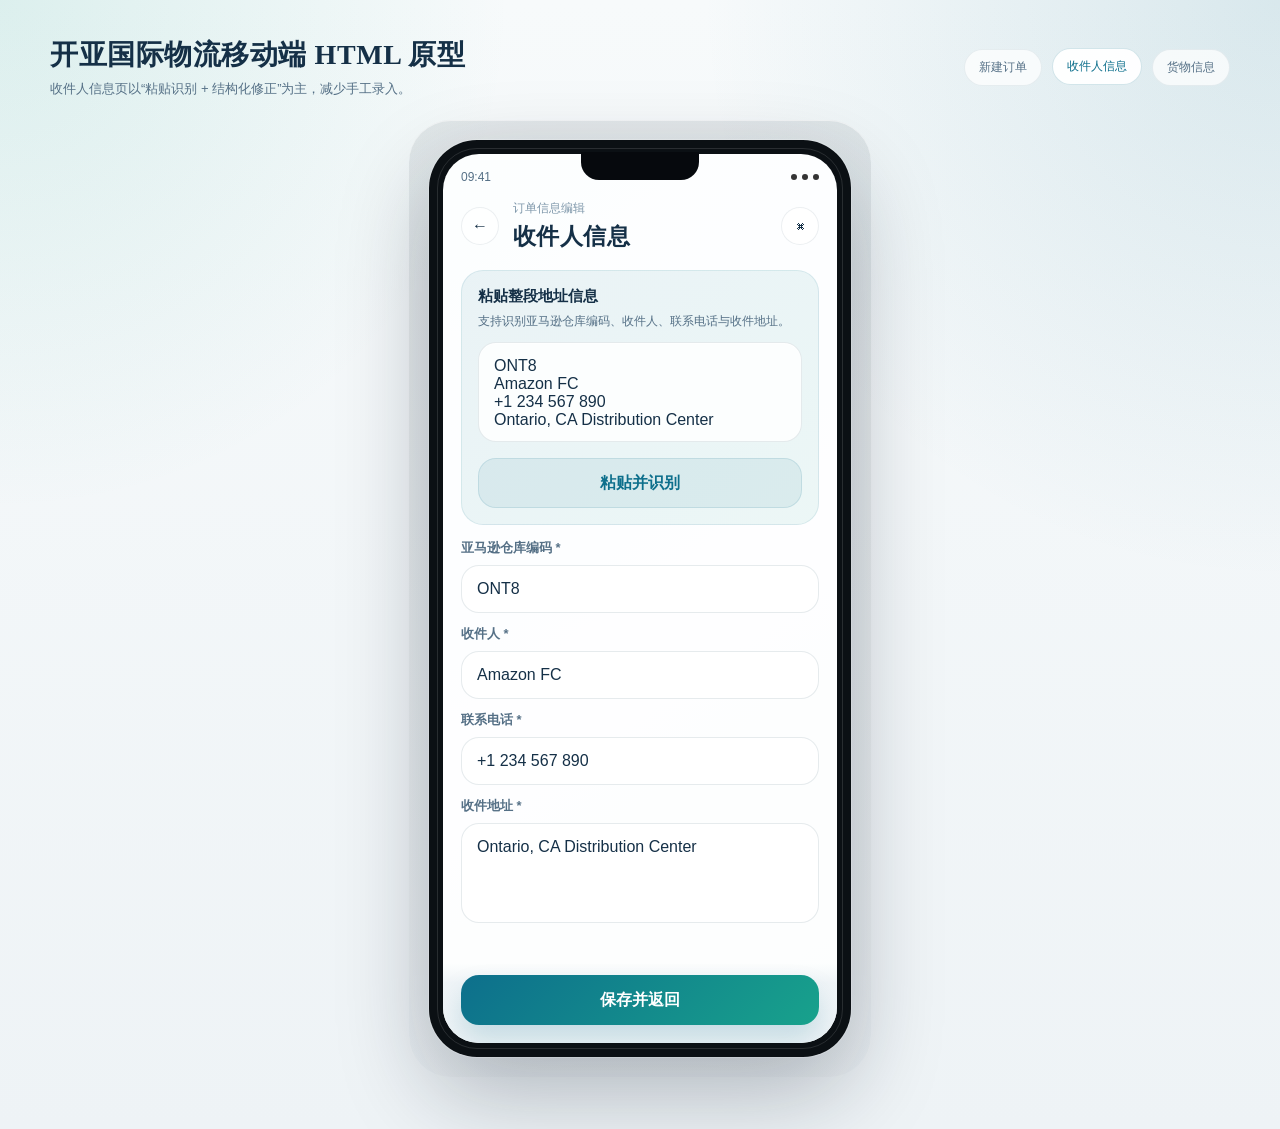
<file: kaiya-mobile-prototype/recipient.html>
<!DOCTYPE html>
<html lang="zh-CN">
<head>
  <meta charset="UTF-8">
  <meta name="viewport" content="width=device-width, initial-scale=1.0">
  <title>开亚国际物流移动端原型 - 收件人信息</title>
  <link rel="stylesheet" href="assets/styles.css">
</head>
<body>
  <main class="prototype-shell">
    <header class="workspace-header">
      <div class="workspace-title">
        <h1>开亚国际物流移动端 HTML 原型</h1>
        <p>收件人信息页以“粘贴识别 + 结构化修正”为主，减少手工录入。</p>
      </div>
      <nav class="workspace-links">
        <a class="chip-link" href="new-order.html">新建订单</a>
        <a class="chip-link active" href="recipient.html">收件人信息</a>
        <a class="chip-link" href="cargo.html">货物信息</a>
      </nav>
    </header>

    <section class="device-wrap">
      <div class="device">
        <div class="device-notch"></div>
        <div class="screen">
          <div class="status-bar">
            <span>09:41</span>
            <div class="dots"><span></span><span></span><span></span></div>
          </div>

          <header class="app-header">
            <a class="back-link" href="new-order.html">←</a>
            <div class="header-text">
              <p class="header-eyebrow">订单信息编辑</p>
              <h2>收件人信息</h2>
            </div>
            <div class="header-action">⌘</div>
          </header>

          <div class="screen-content">
            <section class="paste-panel">
              <h3>粘贴整段地址信息</h3>
              <p>支持识别亚马逊仓库编码、收件人、联系电话与收件地址。</p>
              <div class="field-group" style="margin-bottom: 12px;">
                <textarea>ONT8
Amazon FC
+1 234 567 890
Ontario, CA Distribution Center</textarea>
              </div>
              <button class="button secondary" type="button" style="width: 100%;">粘贴并识别</button>
            </section>

            <div class="field-group">
              <label for="warehouse-code">亚马逊仓库编码 *</label>
              <input id="warehouse-code" type="text" value="ONT8">
            </div>
            <div class="field-group">
              <label for="recipient-name">收件人 *</label>
              <input id="recipient-name" type="text" value="Amazon FC">
            </div>
            <div class="field-group">
              <label for="recipient-phone">联系电话 *</label>
              <input id="recipient-phone" type="text" value="+1 234 567 890">
            </div>
            <div class="field-group">
              <label for="recipient-address">收件地址 *</label>
              <textarea id="recipient-address">Ontario, CA Distribution Center</textarea>
            </div>
          </div>

          <div class="sticky-actions" style="grid-template-columns: 1fr;">
            <a class="button primary" href="new-order.html">保存并返回</a>
          </div>
        </div>
      </div>
    </section>
  </main>
</body>
</html>
</file>
<file: kaiya-mobile-prototype/assets/styles.css>
:root {
  --bg: #eef3f6;
  --bg-accent: #dfe9ee;
  --surface: rgba(255, 255, 255, 0.86);
  --surface-strong: #ffffff;
  --surface-muted: #f4f8fa;
  --text: #153047;
  --text-soft: #557086;
  --text-faint: #7e97aa;
  --line: rgba(35, 72, 98, 0.12);
  --line-strong: rgba(23, 57, 82, 0.2);
  --primary: #0d6f8c;
  --primary-deep: #0b5672;
  --secondary: #18a28c;
  --secondary-soft: rgba(24, 162, 140, 0.12);
  --gold: #c78a38;
  --danger: #ba544b;
  --shadow: 0 22px 55px rgba(18, 47, 70, 0.12);
  --radius-xl: 34px;
  --radius-lg: 24px;
  --radius-md: 18px;
  --radius-sm: 14px;
  --content-width: 402px;
  --content-height: 874px;
  --font-display: "Noto Serif SC", "Source Han Serif SC", "Songti SC", serif;
  --font-body: "PingFang SC", "Microsoft YaHei UI", "Noto Sans SC", sans-serif;
}

* {
  box-sizing: border-box;
}

html,
body {
  margin: 0;
  min-height: 100%;
}

body {
  font-family: var(--font-body);
  color: var(--text);
  background:
    radial-gradient(circle at top left, rgba(24, 162, 140, 0.12), transparent 30%),
    radial-gradient(circle at top right, rgba(13, 111, 140, 0.13), transparent 34%),
    linear-gradient(180deg, #f7fafb 0%, var(--bg) 100%);
}

a {
  color: inherit;
  text-decoration: none;
}

button,
input,
textarea {
  font: inherit;
}

.prototype-shell {
  min-height: 100vh;
  padding: 36px 20px 52px;
  display: flex;
  flex-direction: column;
  align-items: center;
  gap: 22px;
}

.workspace-header {
  width: min(100%, 1180px);
  display: flex;
  justify-content: space-between;
  align-items: center;
  gap: 18px;
  color: var(--text-soft);
}

.workspace-title {
  display: flex;
  flex-direction: column;
  gap: 6px;
}

.workspace-title h1 {
  margin: 0;
  font-family: var(--font-display);
  font-size: 28px;
  letter-spacing: 0.02em;
  color: var(--text);
}

.workspace-title p {
  margin: 0;
  font-size: 13px;
}

.workspace-links {
  display: flex;
  flex-wrap: wrap;
  justify-content: flex-end;
  gap: 10px;
}

.chip-link {
  padding: 9px 14px;
  border-radius: 999px;
  background: rgba(255, 255, 255, 0.72);
  border: 1px solid rgba(12, 71, 94, 0.08);
  font-size: 12px;
  color: var(--text-soft);
  transition: 180ms ease;
}

.chip-link:hover,
.chip-link.active {
  color: var(--primary);
  border-color: rgba(13, 111, 140, 0.18);
  background: rgba(255, 255, 255, 0.95);
  transform: translateY(-1px);
}

.device-wrap {
  position: relative;
  width: min(calc(100vw - 40px), 462px);
  padding: 20px;
  border-radius: 42px;
  background: linear-gradient(180deg, rgba(8, 31, 43, 0.08), rgba(8, 31, 43, 0.02));
  box-shadow: inset 0 1px 0 rgba(255, 255, 255, 0.6);
}

.device {
  position: relative;
  width: 100%;
  aspect-ratio: 402 / 874;
  border-radius: 48px;
  background: #0b1014;
  box-shadow:
    0 0 0 1px rgba(255, 255, 255, 0.18),
    0 35px 90px rgba(9, 23, 38, 0.28);
  overflow: hidden;
}

.device::before {
  content: "";
  position: absolute;
  inset: 8px;
  border-radius: 40px;
  border: 1px solid rgba(255, 255, 255, 0.12);
  pointer-events: none;
}

.device-notch {
  position: absolute;
  top: 12px;
  left: 50%;
  transform: translateX(-50%);
  width: 118px;
  height: 28px;
  border-radius: 0 0 18px 18px;
  background: #06090d;
  z-index: 3;
}

.screen {
  position: absolute;
  inset: 14px;
  border-radius: 36px;
  overflow: hidden;
  background:
    linear-gradient(180deg, rgba(255, 255, 255, 0.84), rgba(255, 255, 255, 0.84)),
    linear-gradient(145deg, #edf7fb 0%, #f7fbfd 55%, #eef8f6 100%);
  display: flex;
  flex-direction: column;
}

.status-bar {
  display: flex;
  justify-content: space-between;
  align-items: center;
  padding: 16px 18px 8px;
  font-size: 12px;
  color: var(--text-soft);
}

.status-bar .dots {
  display: flex;
  gap: 5px;
}

.status-bar .dots span {
  width: 6px;
  height: 6px;
  border-radius: 50%;
  background: #111;
  opacity: 0.85;
}

.app-header {
  display: flex;
  align-items: center;
  justify-content: space-between;
  gap: 14px;
  padding: 8px 18px 18px;
}

.back-link,
.header-action {
  min-width: 38px;
  height: 38px;
  display: grid;
  place-items: center;
  border-radius: 50%;
  color: var(--text);
  background: rgba(255, 255, 255, 0.72);
  border: 1px solid rgba(20, 52, 77, 0.08);
}

.header-text {
  flex: 1;
}

.header-eyebrow {
  margin: 0 0 4px;
  font-size: 12px;
  color: var(--text-faint);
}

.header-text h2 {
  margin: 0;
  font-size: 23px;
  font-family: var(--font-display);
  letter-spacing: 0.02em;
}

.screen-content {
  flex: 1;
  overflow: auto;
  padding: 0 18px 18px;
}

.screen-content::-webkit-scrollbar {
  width: 0;
  height: 0;
}

.hero-card,
.section-card,
.summary-card,
.list-card,
.metric-card,
.timeline-card {
  background: var(--surface);
  border: 1px solid rgba(17, 58, 81, 0.08);
  box-shadow: var(--shadow);
  backdrop-filter: blur(18px);
}

.brand-strip {
  display: flex;
  align-items: center;
  justify-content: space-between;
  gap: 14px;
  margin-bottom: 18px;
}

.brand-main {
  display: flex;
  align-items: center;
  gap: 12px;
}

.brand-logo {
  width: 52px;
  height: 52px;
  border-radius: 18px;
  display: grid;
  place-items: center;
  background: linear-gradient(145deg, #1f73e0, #0d6f8c);
  color: #fff;
  font-size: 24px;
  box-shadow: 0 16px 32px rgba(27, 102, 176, 0.24);
}

.brand-copy h3 {
  margin: 0;
  font-size: 16px;
}

.brand-copy p {
  margin: 4px 0 0;
  font-size: 12px;
  color: var(--text-faint);
}

.icon-button {
  width: 42px;
  height: 42px;
  border-radius: 50%;
  display: grid;
  place-items: center;
  background: rgba(255, 255, 255, 0.8);
  border: 1px solid rgba(17, 58, 81, 0.08);
  color: var(--text-soft);
}

.quick-grid {
  display: grid;
  grid-template-columns: repeat(2, minmax(0, 1fr));
  gap: 12px;
  margin-bottom: 18px;
}

.quick-card {
  min-height: 176px;
  border-radius: 26px;
  padding: 20px 18px;
  color: #fff;
  position: relative;
  overflow: hidden;
  box-shadow: 0 22px 38px rgba(18, 47, 70, 0.18);
}

.quick-card.primary {
  background: linear-gradient(155deg, #1c6fe5, #1558c8 72%, #124eb3);
}

.quick-card.secondary {
  background: linear-gradient(155deg, #1cb4c0, #1198a5 70%, #0d7d95);
}

.quick-card::after {
  content: "";
  position: absolute;
  right: -12px;
  top: -12px;
  width: 120px;
  height: 120px;
  border-radius: 36px;
  background: rgba(255, 255, 255, 0.08);
  transform: rotate(18deg);
}

.quick-card h3 {
  margin: 0 0 12px;
  font-size: 17px;
}

.quick-card p {
  margin: 0;
  font-size: 13px;
  line-height: 1.65;
  color: rgba(255, 255, 255, 0.88);
}

.quick-badge {
  position: absolute;
  right: 18px;
  bottom: 18px;
  width: 58px;
  height: 58px;
  border-radius: 20px;
  display: grid;
  place-items: center;
  background: rgba(255, 255, 255, 0.92);
  color: var(--primary);
  font-size: 30px;
  box-shadow: 0 12px 26px rgba(9, 33, 54, 0.12);
}

.hero-card {
  border-radius: 26px;
  padding: 22px;
  background:
    linear-gradient(145deg, rgba(13, 111, 140, 0.95), rgba(9, 78, 104, 0.92)),
    linear-gradient(160deg, rgba(255, 255, 255, 0.12), transparent 55%);
  color: #f5fbff;
  box-shadow: 0 26px 50px rgba(9, 67, 90, 0.24);
}

.hero-card h3,
.section-title h3,
.summary-card h3,
.timeline-heading h3 {
  margin: 0;
  font-size: 16px;
}

.hero-card .meta {
  margin-top: 12px;
  display: flex;
  justify-content: space-between;
  gap: 10px;
  font-size: 12px;
  color: rgba(245, 251, 255, 0.78);
}

.section {
  margin-top: 16px;
}

.section-title {
  display: flex;
  justify-content: space-between;
  align-items: center;
  margin-bottom: 10px;
}

.section-title p {
  margin: 0;
  font-size: 12px;
  color: var(--text-faint);
}

.metrics-grid {
  display: grid;
  grid-template-columns: repeat(2, minmax(0, 1fr));
  gap: 12px;
}

.metric-card {
  border-radius: 20px;
  padding: 16px;
}

.metric-card strong {
  display: block;
  margin-top: 10px;
  font-size: 24px;
  font-weight: 700;
  color: var(--text);
}

.metric-card span {
  font-size: 12px;
  color: var(--text-soft);
}

.entry-grid {
  display: grid;
  gap: 12px;
}

.entry-card {
  display: flex;
  gap: 16px;
  align-items: center;
  padding: 18px;
  border-radius: 24px;
  background: var(--surface);
  border: 1px solid rgba(17, 58, 81, 0.08);
  box-shadow: var(--shadow);
  transition: 180ms ease;
}

.entry-card:hover {
  transform: translateY(-2px);
}

.entry-icon {
  width: 52px;
  height: 52px;
  border-radius: 18px;
  display: grid;
  place-items: center;
  color: #fff;
  font-size: 22px;
  background: linear-gradient(135deg, var(--primary), var(--secondary));
}

.entry-text h3 {
  margin: 0 0 6px;
  font-size: 17px;
}

.entry-text p {
  margin: 0;
  font-size: 12px;
  color: var(--text-soft);
  line-height: 1.5;
}

.mini-list {
  display: grid;
  gap: 10px;
}

.mini-list-row,
.list-card {
  display: flex;
  justify-content: space-between;
  align-items: flex-start;
  gap: 14px;
  padding: 16px;
  border-radius: 20px;
}

.mini-list-row strong,
.list-card strong {
  display: block;
  margin-bottom: 6px;
  font-size: 14px;
}

.mini-list-row p,
.list-card p,
.muted {
  margin: 0;
  font-size: 12px;
  color: var(--text-soft);
  line-height: 1.55;
}

.tag,
.status-pill,
.sub-pill {
  display: inline-flex;
  align-items: center;
  justify-content: center;
  gap: 6px;
  padding: 6px 10px;
  border-radius: 999px;
  font-size: 11px;
  font-weight: 600;
}

.tag {
  color: var(--primary);
  background: rgba(13, 111, 140, 0.1);
}

.status-pill {
  color: #fff;
  background: linear-gradient(135deg, var(--secondary), #22b297);
}

.status-pill.pending {
  background: linear-gradient(135deg, var(--gold), #d69a4d);
}

.status-pill.muted {
  color: var(--text-soft);
  background: rgba(85, 112, 134, 0.14);
}

.sub-pill {
  color: var(--text-soft);
  background: rgba(85, 112, 134, 0.1);
}

.segment {
  display: grid;
  grid-template-columns: repeat(2, 1fr);
  padding: 6px;
  gap: 6px;
  background: rgba(255, 255, 255, 0.68);
  border: 1px solid rgba(14, 55, 78, 0.08);
  border-radius: 18px;
  margin-bottom: 16px;
}

.segment button,
.tab-bar button {
  border: 0;
  background: transparent;
  cursor: pointer;
}

.segment button {
  padding: 12px 8px;
  border-radius: 14px;
  color: var(--text-soft);
  font-weight: 600;
}

.segment button.active {
  background: linear-gradient(135deg, rgba(13, 111, 140, 0.14), rgba(24, 162, 140, 0.14));
  color: var(--primary);
}

.field-group {
  margin-bottom: 12px;
}

.field-group label {
  display: block;
  margin-bottom: 8px;
  font-size: 13px;
  font-weight: 600;
  color: var(--text-soft);
}

.field-group input,
.field-group textarea,
.field-group .field-shell {
  width: 100%;
  border: 1px solid rgba(18, 60, 83, 0.1);
  border-radius: 18px;
  padding: 14px 15px;
  background: rgba(255, 255, 255, 0.86);
  color: var(--text);
  box-shadow: inset 0 1px 0 rgba(255, 255, 255, 0.65);
}

.field-group textarea {
  resize: none;
  min-height: 100px;
}

.field-shell.select {
  display: flex;
  align-items: center;
  justify-content: space-between;
  gap: 12px;
  cursor: pointer;
}

.field-shell.select::after {
  content: "⌄";
  color: var(--text-faint);
  font-size: 16px;
}

.field-shell.select.open::after {
  content: "⌃";
}

.option-note {
  margin: 7px 4px 0;
  font-size: 11px;
  color: var(--text-faint);
  line-height: 1.55;
}

.select-wrap {
  position: relative;
}

.select-menu {
  position: absolute;
  left: 0;
  right: 0;
  top: calc(100% + 8px);
  z-index: 12;
  padding: 8px;
  border-radius: 18px;
  background: rgba(255, 255, 255, 0.96);
  border: 1px solid rgba(18, 60, 83, 0.1);
  box-shadow: 0 20px 34px rgba(18, 47, 70, 0.14);
  display: grid;
  gap: 6px;
}

.select-menu button {
  min-height: 38px;
  border: 0;
  border-radius: 12px;
  padding: 0 12px;
  text-align: left;
  color: var(--text);
  background: transparent;
  cursor: pointer;
}

.select-menu button:hover,
.select-menu button.active {
  background: rgba(13, 111, 140, 0.08);
  color: var(--primary);
}

.grid-two {
  display: grid;
  grid-template-columns: repeat(2, minmax(0, 1fr));
  gap: 12px;
}

.summary-stack,
.card-stack,
.timeline {
  display: grid;
  gap: 12px;
}

.summary-card {
  border-radius: 22px;
  padding: 16px;
}

.summary-head {
  display: flex;
  justify-content: space-between;
  align-items: center;
  gap: 12px;
  margin-bottom: 10px;
}

.summary-head h3 {
  font-size: 15px;
}

.summary-head a {
  font-size: 12px;
  color: var(--primary);
  font-weight: 600;
}

.summary-lines {
  display: grid;
  gap: 6px;
}

.summary-lines span {
  font-size: 12px;
  color: var(--text-soft);
}

.inline-note {
  margin-top: 10px;
  font-size: 12px;
  color: var(--text-faint);
}

.action-row,
.sticky-actions {
  display: grid;
  grid-template-columns: repeat(2, minmax(0, 1fr));
  gap: 12px;
}

.sticky-actions {
  padding: 12px 18px 18px;
  background: linear-gradient(180deg, rgba(239, 244, 247, 0), rgba(239, 244, 247, 0.96) 25%);
}

.button {
  min-height: 50px;
  border-radius: 18px;
  border: 0;
  display: inline-flex;
  align-items: center;
  justify-content: center;
  cursor: pointer;
  font-weight: 700;
  letter-spacing: 0.01em;
}

.button.primary {
  color: #fff;
  background: linear-gradient(135deg, var(--primary), var(--secondary));
  box-shadow: 0 16px 28px rgba(13, 111, 140, 0.18);
}

.button.secondary {
  color: var(--primary);
  background: rgba(13, 111, 140, 0.08);
  border: 1px solid rgba(13, 111, 140, 0.12);
}

.button.ghost {
  color: var(--text-soft);
  background: rgba(255, 255, 255, 0.7);
  border: 1px solid rgba(17, 58, 81, 0.1);
}

.paste-panel {
  padding: 16px;
  border-radius: 22px;
  background: linear-gradient(145deg, rgba(13, 111, 140, 0.08), rgba(24, 162, 140, 0.08));
  border: 1px solid rgba(13, 111, 140, 0.1);
  margin-bottom: 14px;
}

.paste-panel h3 {
  margin: 0 0 6px;
  font-size: 15px;
}

.paste-panel p {
  margin: 0 0 12px;
  font-size: 12px;
  color: var(--text-soft);
  line-height: 1.5;
}

.choice-grid {
  display: grid;
  gap: 12px;
}

.choice-card {
  border-radius: 22px;
  padding: 16px;
  background: rgba(255, 255, 255, 0.84);
  border: 1px solid rgba(17, 58, 81, 0.08);
  box-shadow: var(--shadow);
  display: flex;
  align-items: flex-start;
  justify-content: space-between;
  gap: 12px;
  cursor: pointer;
}

.choice-card.active {
  border-color: rgba(24, 162, 140, 0.34);
  background: linear-gradient(145deg, rgba(13, 111, 140, 0.08), rgba(24, 162, 140, 0.12));
}

.choice-card strong {
  display: block;
  margin-bottom: 8px;
}

.radio-dot {
  width: 22px;
  height: 22px;
  margin-top: 2px;
  border-radius: 50%;
  border: 2px solid rgba(13, 111, 140, 0.26);
  position: relative;
  flex-shrink: 0;
}

.choice-card.active .radio-dot::after {
  content: "";
  position: absolute;
  inset: 4px;
  border-radius: 50%;
  background: linear-gradient(135deg, var(--primary), var(--secondary));
}

.search-shell {
  margin-bottom: 14px;
  padding: 12px 14px;
  border-radius: 18px;
  display: flex;
  align-items: center;
  gap: 10px;
  background: rgba(255, 255, 255, 0.82);
  border: 1px solid rgba(18, 60, 83, 0.08);
}

.search-shell input {
  border: 0;
  outline: 0;
  background: transparent;
  flex: 1;
}

.tab-bar {
  display: grid;
  grid-template-columns: repeat(4, minmax(0, 1fr));
  gap: 8px;
  margin-bottom: 14px;
}

.tab-bar button {
  min-height: 40px;
  border-radius: 14px;
  color: var(--text-soft);
  background: rgba(255, 255, 255, 0.64);
  border: 1px solid rgba(18, 60, 83, 0.08);
  font-size: 12px;
  font-weight: 600;
}

.tab-bar button.active {
  color: var(--primary);
  background: rgba(13, 111, 140, 0.08);
  border-color: rgba(13, 111, 140, 0.16);
}

.list-stack {
  display: grid;
  gap: 12px;
}

.list-card {
  position: relative;
}

.recent-order-card {
  padding: 18px 16px;
  border-radius: 24px;
}

.recent-order-head {
  display: flex;
  justify-content: space-between;
  align-items: center;
  gap: 12px;
  margin-bottom: 10px;
}

.recent-order-head h3 {
  margin: 0;
  font-size: 16px;
}

.recent-order-item {
  display: grid;
  grid-template-columns: auto 1fr auto;
  gap: 12px;
  align-items: start;
  padding: 14px 0;
}

.recent-order-item + .recent-order-item {
  border-top: 1px solid rgba(17, 58, 81, 0.08);
}

.recent-order-dot {
  width: 18px;
  height: 18px;
  margin-top: 6px;
  border-radius: 50%;
  border: 2px solid #8aa2b4;
  display: grid;
  place-items: center;
  color: #fff;
  font-size: 10px;
}

.recent-order-dot.active {
  background: #1c6fe5;
  border-color: #1c6fe5;
}

.recent-order-meta strong {
  display: block;
  margin-bottom: 6px;
  font-size: 14px;
}

.recent-order-meta .muted {
  margin-top: 2px;
}

.recent-order-side {
  text-align: right;
}

.recent-order-side p {
  margin: 8px 0 0;
  font-size: 12px;
  color: var(--text-soft);
}

.list-card::after {
  content: "";
  position: absolute;
  inset: auto 16px 0;
  height: 1px;
  background: transparent;
}

.list-meta {
  display: grid;
  gap: 6px;
}

.list-actions {
  display: flex;
  flex-direction: column;
  align-items: flex-end;
  gap: 8px;
}

.text-link {
  color: var(--primary);
  font-size: 12px;
  font-weight: 600;
}

.timeline-heading {
  display: flex;
  justify-content: space-between;
  align-items: center;
  margin: 18px 0 10px;
}

.timeline {
  position: relative;
  padding-left: 18px;
}

.timeline::before {
  content: "";
  position: absolute;
  left: 7px;
  top: 4px;
  bottom: 4px;
  width: 2px;
  background: linear-gradient(180deg, rgba(13, 111, 140, 0.3), rgba(85, 112, 134, 0.12));
}

.timeline-item {
  position: relative;
  padding: 0 0 0 18px;
}

.timeline-item::before {
  content: "";
  position: absolute;
  left: -1px;
  top: 14px;
  width: 16px;
  height: 16px;
  border-radius: 50%;
  border: 2px solid rgba(13, 111, 140, 0.4);
  background: #f8fbfc;
  box-shadow: 0 0 0 5px rgba(255, 255, 255, 0.4);
}

.timeline-item.current::before {
  border-color: transparent;
  background: linear-gradient(135deg, var(--primary), var(--secondary));
}

.timeline-card {
  border-radius: 22px;
  padding: 14px 16px;
}

.timeline-item.current .timeline-card {
  background: linear-gradient(145deg, rgba(13, 111, 140, 0.1), rgba(24, 162, 140, 0.12));
  border-color: rgba(24, 162, 140, 0.24);
}

.timeline-card strong {
  display: block;
  margin-bottom: 8px;
  font-size: 14px;
}

.detail-top {
  border-radius: 26px;
  padding: 18px;
  background: linear-gradient(145deg, rgba(255, 255, 255, 0.94), rgba(245, 251, 251, 0.88));
  border: 1px solid rgba(18, 60, 83, 0.08);
  box-shadow: var(--shadow);
}

.detail-top h3 {
  margin: 0;
  font-size: 24px;
  letter-spacing: 0.02em;
}

.detail-top .detail-grid {
  display: grid;
  grid-template-columns: repeat(2, minmax(0, 1fr));
  gap: 12px;
  margin-top: 14px;
}

.detail-top .detail-grid div {
  padding: 12px;
  border-radius: 16px;
  background: rgba(239, 245, 247, 0.8);
}

.detail-top .detail-grid span {
  display: block;
  margin-bottom: 6px;
  font-size: 11px;
  color: var(--text-faint);
}

.bottom-nav {
  display: grid;
  grid-template-columns: repeat(2, minmax(0, 1fr));
  gap: 12px;
  padding: 10px 18px 16px;
  background: rgba(245, 249, 250, 0.96);
  border-top: 1px solid rgba(17, 58, 81, 0.08);
}

.bottom-nav a {
  display: flex;
  flex-direction: column;
  align-items: center;
  justify-content: center;
  gap: 5px;
  min-height: 56px;
  border-radius: 18px;
  color: var(--text-faint);
  font-size: 11px;
  font-weight: 600;
}

.bottom-nav a.active {
  color: var(--primary);
  background: rgba(13, 111, 140, 0.08);
}

.footer-note {
  width: min(100%, 1180px);
  font-size: 12px;
  color: var(--text-faint);
  text-align: center;
}

.hidden {
  display: none !important;
}

@media (max-width: 520px) {
  .prototype-shell {
    padding: 18px 10px 28px;
  }

  .workspace-header {
    flex-direction: column;
    align-items: flex-start;
  }

  .workspace-links {
    justify-content: flex-start;
  }

  .device-wrap {
    width: min(calc(100vw - 20px), 462px);
    padding: 12px;
  }
}
</file>
